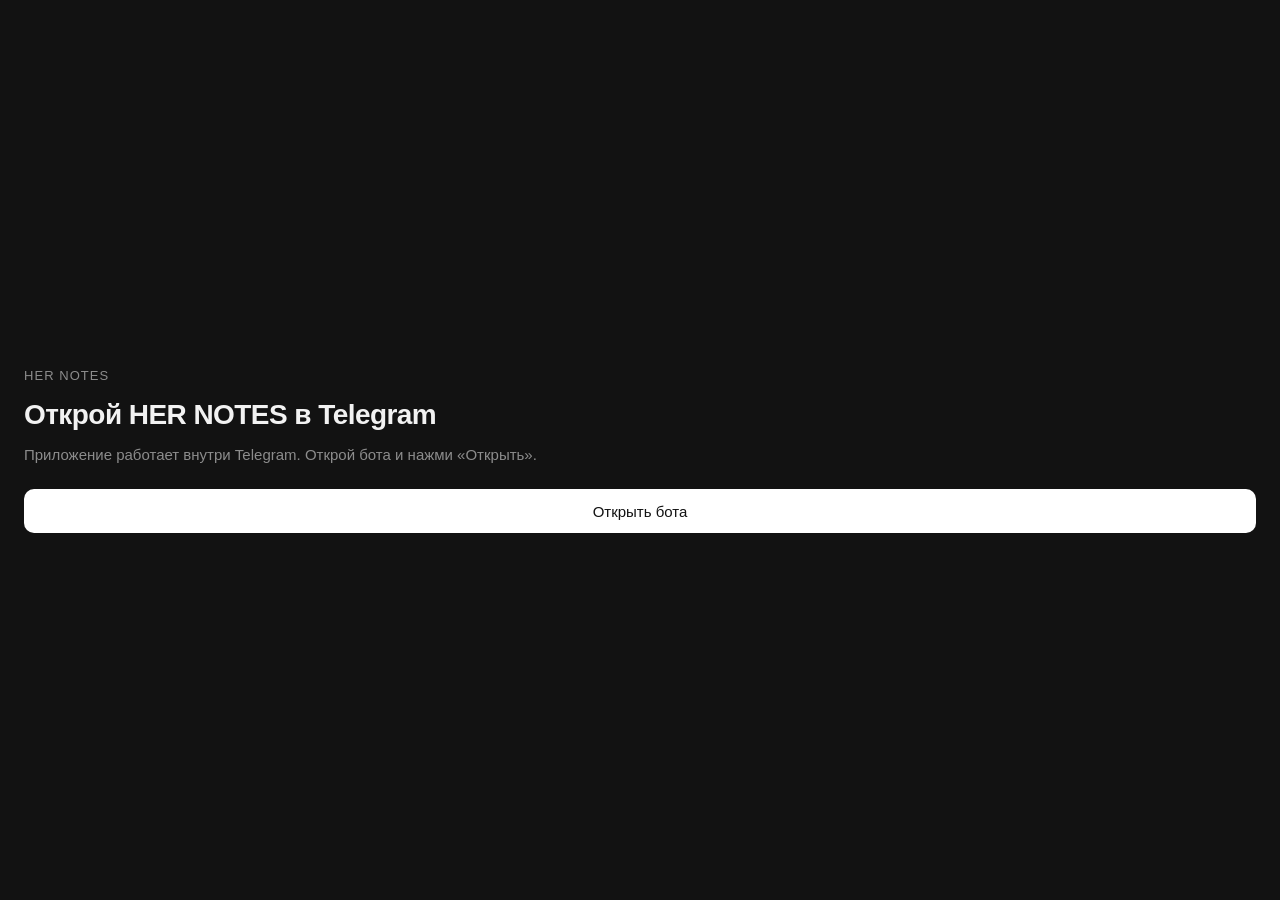
<file: index.html>
<!doctype html>
<html lang="ru">
  <head>
    <meta charset="UTF-8" />
    <meta
      name="viewport"
      content="width=device-width, initial-scale=1, maximum-scale=1, user-scalable=no, viewport-fit=cover"
    />
    <meta name="theme-color" content="#121212" />
    <title>HER NOTES</title>
    <link rel="icon" type="image/png" href="./favicon.png" />
    <link rel="apple-touch-icon" href="./apple-touch-icon.png" />
    <!-- Официальный скрипт Telegram Mini Apps: initData, тема, safe area, кнопки -->
    <script src="https://telegram.org/js/telegram-web-app.js"></script>
    <script type="module" crossorigin src="./assets/index-BzseK3rv.js"></script>
    <link rel="stylesheet" crossorigin href="./assets/index-DA-bT7hT.css">
  </head>
  <body>
    <div id="root"></div>
  </body>
</html>
</file>
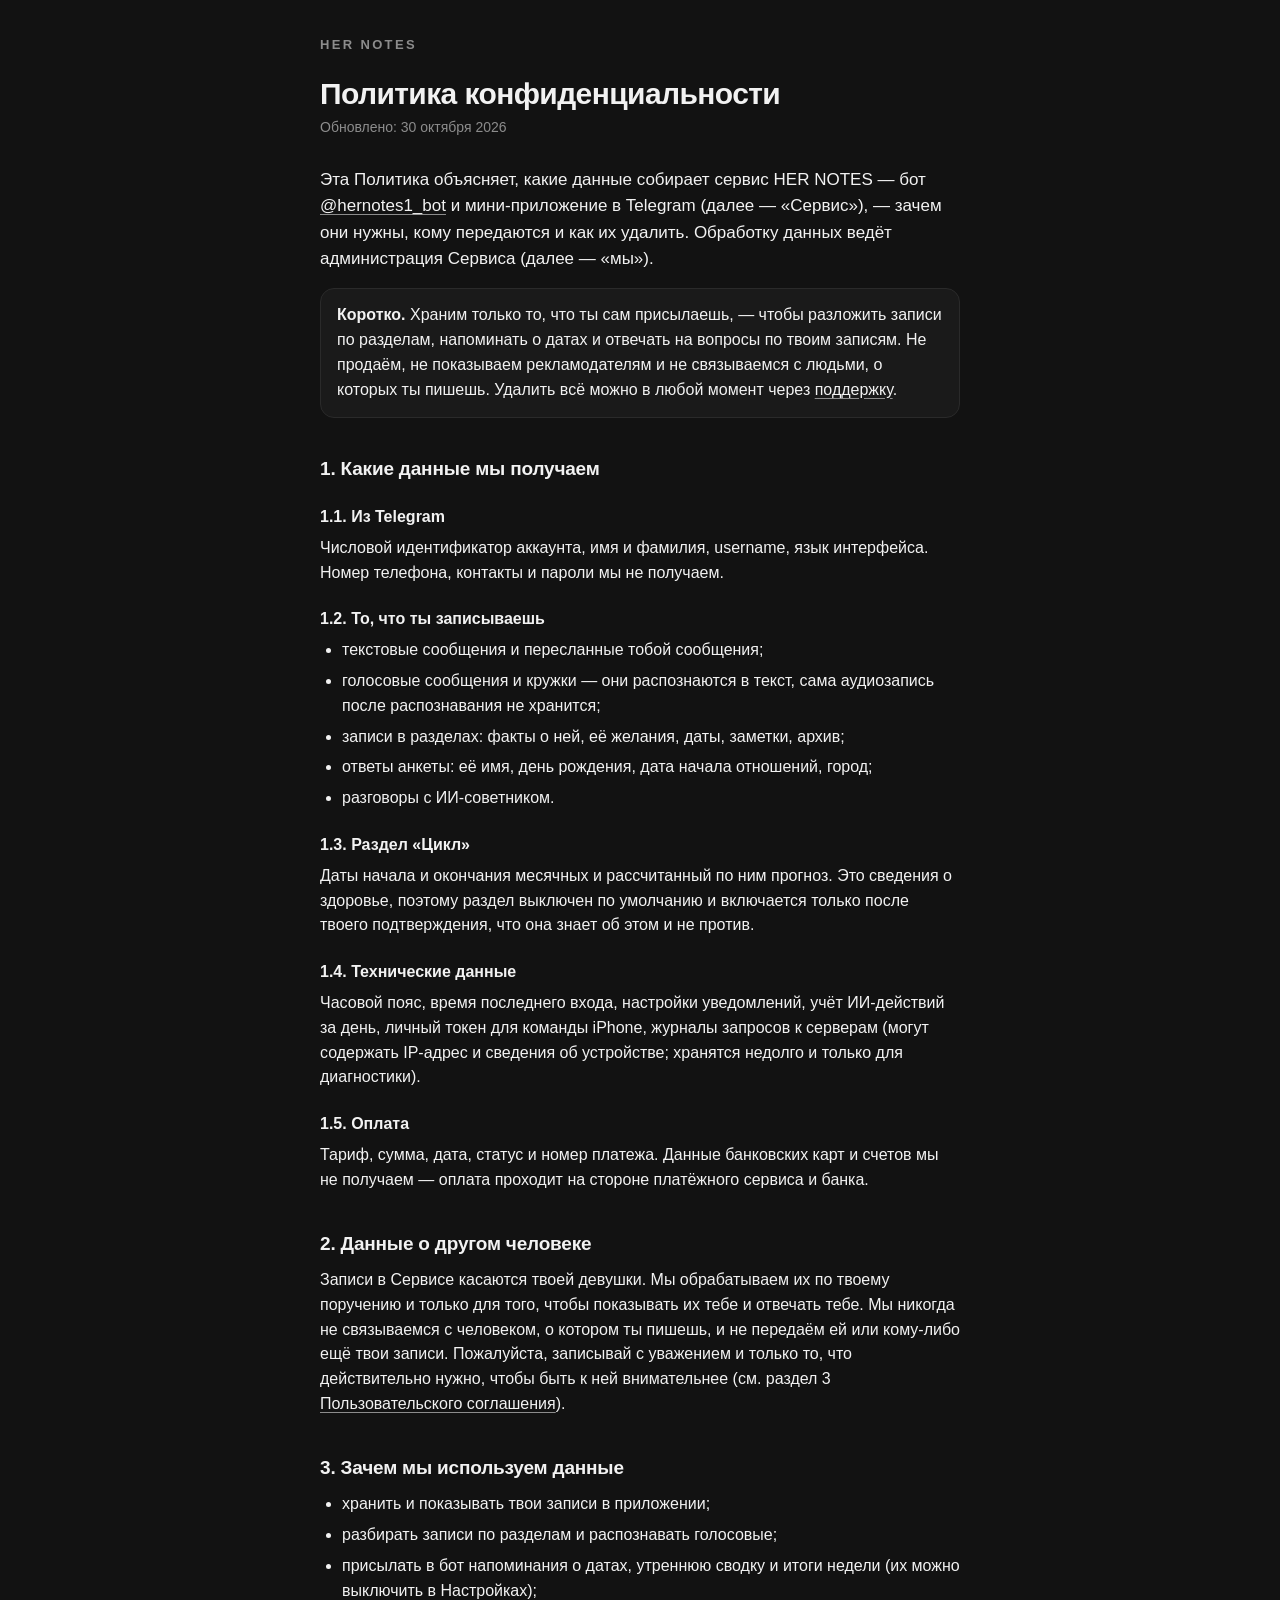
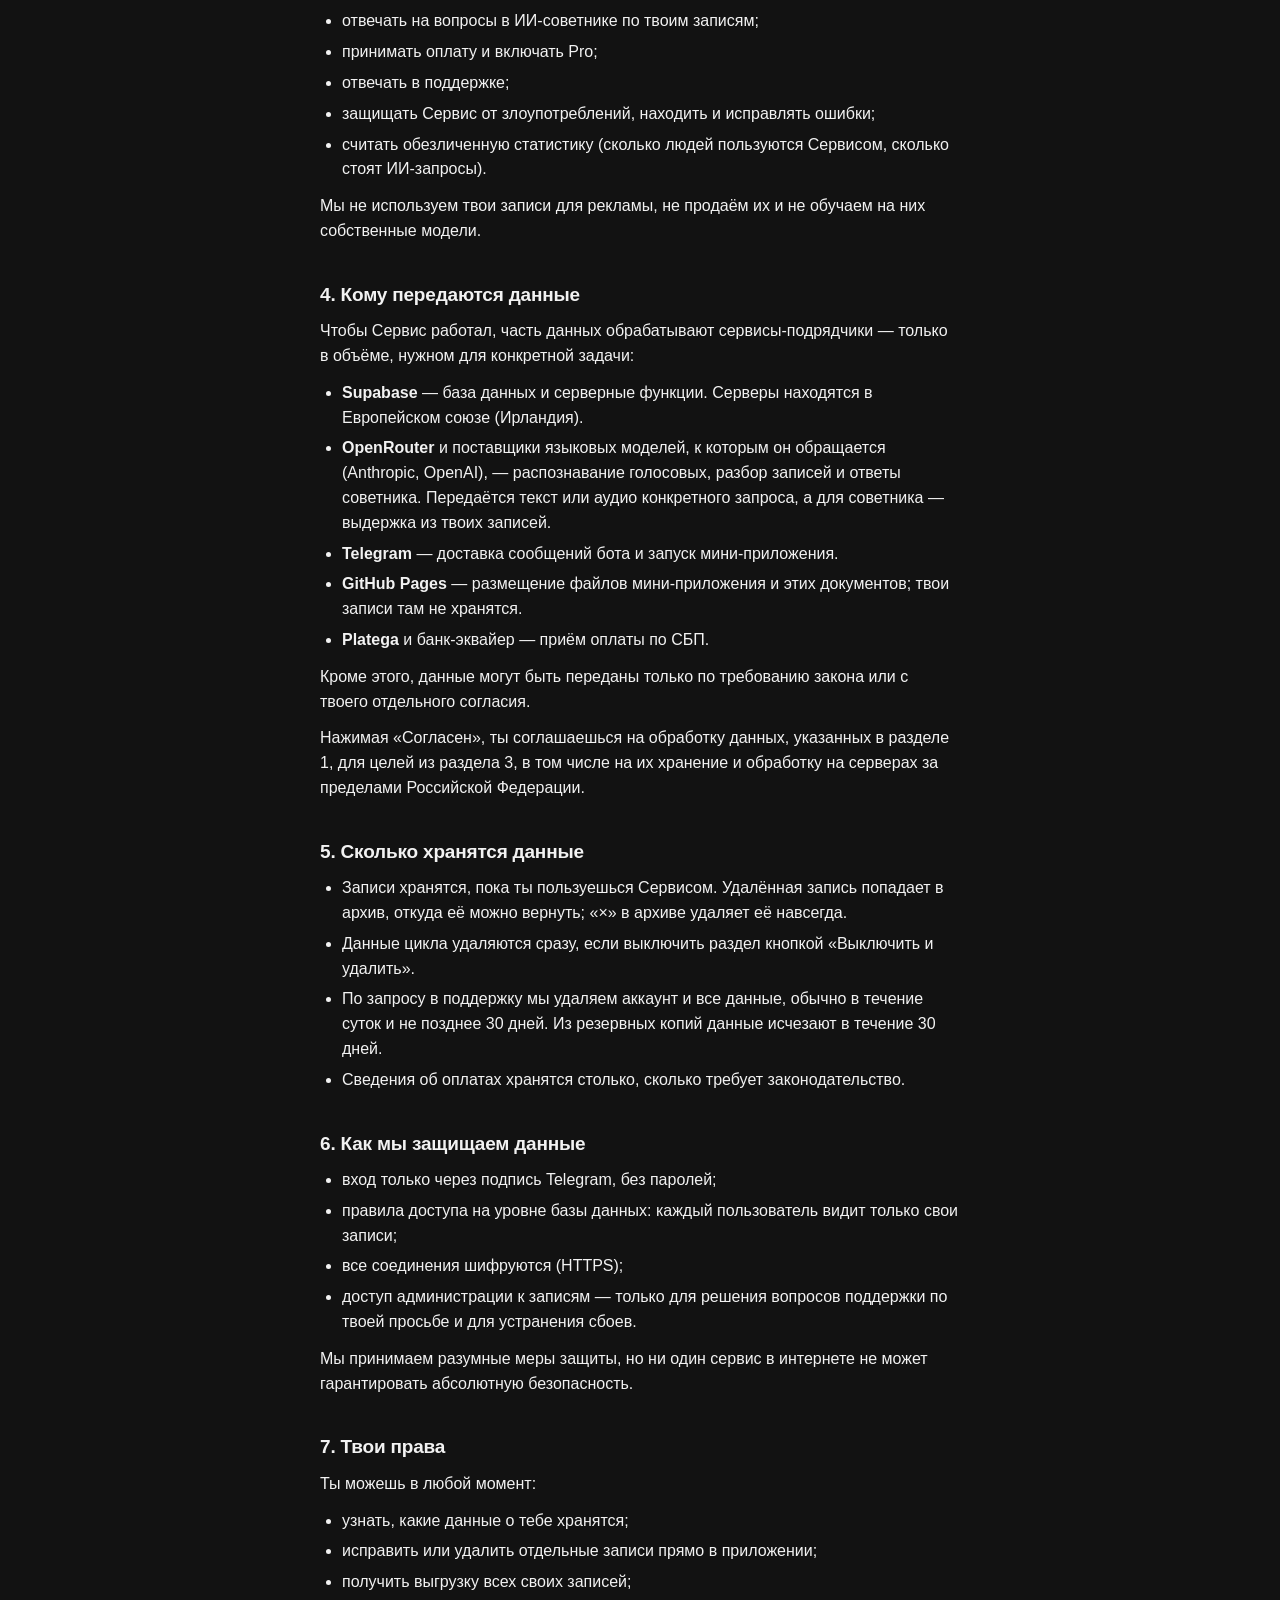
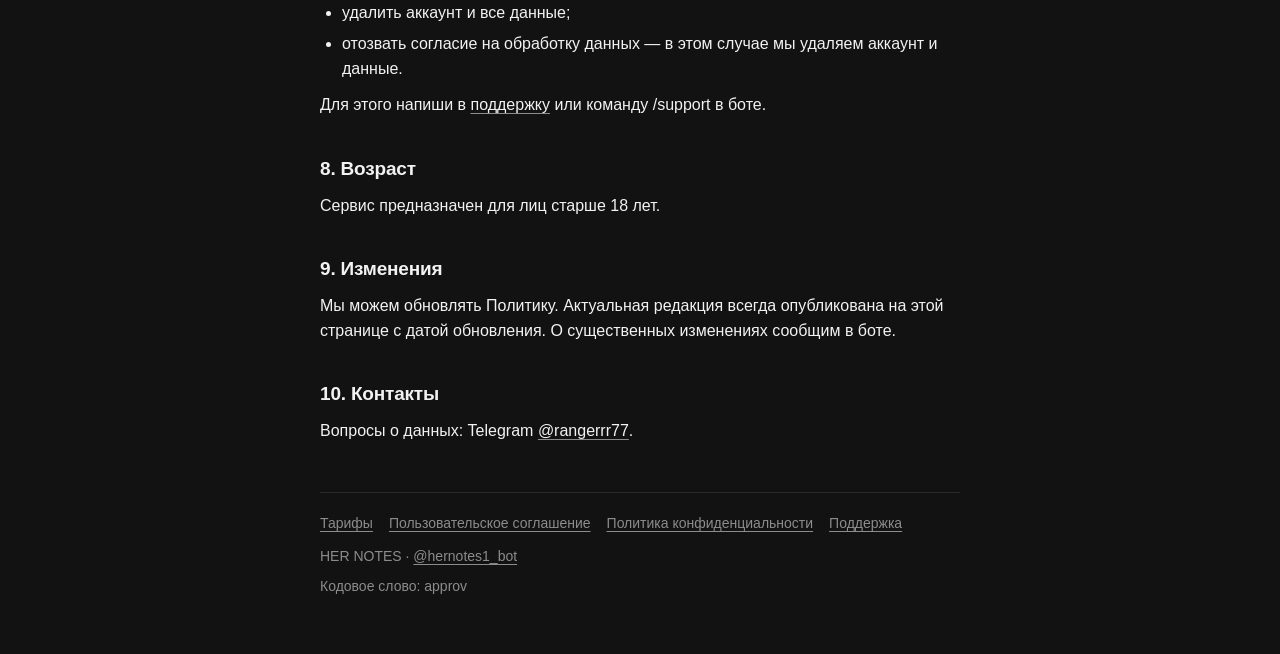
<file: legal/privacy.html>
<!doctype html>
<html lang="ru">
<head>
  <meta charset="utf-8">
  <meta name="viewport" content="width=device-width, initial-scale=1">
  <title>Политика конфиденциальности — HER NOTES</title>
  <meta name="description" content="Какие данные хранит HER NOTES, зачем, кому передаёт и как их удалить.">
  <link rel="icon" href="../favicon.png">
  <link rel="stylesheet" href="legal.css">
</head>
<body>
<main>
  <a class="brand" href="https://t.me/hernotes1_bot">HER NOTES</a>
  <h1>Политика конфиденциальности</h1>
  <p class="updated">Обновлено: 30 октября 2026</p>

  <p class="lead">Эта Политика объясняет, какие данные собирает сервис HER NOTES — бот <a href="https://t.me/hernotes1_bot">@hernotes1_bot</a> и мини-приложение в Telegram (далее — «Сервис»), — зачем они нужны, кому передаются и как их удалить. Обработку данных ведёт администрация Сервиса (далее — «мы»).</p>

  <div class="note">
    <p><b>Коротко.</b> Храним только то, что ты сам присылаешь, — чтобы разложить записи по разделам, напоминать о датах и отвечать на вопросы по твоим записям. Не продаём, не показываем рекламодателям и не связываемся с людьми, о которых ты пишешь. Удалить всё можно в любой момент через <a href="support.html">поддержку</a>.</p>
  </div>

  <h2>1. Какие данные мы получаем</h2>
  <h3>1.1. Из Telegram</h3>
  <p>Числовой идентификатор аккаунта, имя и фамилия, username, язык интерфейса. Номер телефона, контакты и пароли мы не получаем.</p>
  <h3>1.2. То, что ты записываешь</h3>
  <ul>
    <li>текстовые сообщения и пересланные тобой сообщения;</li>
    <li>голосовые сообщения и кружки — они распознаются в текст, сама аудиозапись после распознавания не хранится;</li>
    <li>записи в разделах: факты о ней, её желания, даты, заметки, архив;</li>
    <li>ответы анкеты: её имя, день рождения, дата начала отношений, город;</li>
    <li>разговоры с ИИ-советником.</li>
  </ul>
  <h3>1.3. Раздел «Цикл»</h3>
  <p>Даты начала и окончания месячных и рассчитанный по ним прогноз. Это сведения о здоровье, поэтому раздел выключен по умолчанию и включается только после твоего подтверждения, что она знает об этом и не против.</p>
  <h3>1.4. Технические данные</h3>
  <p>Часовой пояс, время последнего входа, настройки уведомлений, учёт ИИ-действий за день, личный токен для команды iPhone, журналы запросов к серверам (могут содержать IP-адрес и сведения об устройстве; хранятся недолго и только для диагностики).</p>
  <h3>1.5. Оплата</h3>
  <p>Тариф, сумма, дата, статус и номер платежа. Данные банковских карт и счетов мы не получаем — оплата проходит на стороне платёжного сервиса и банка.</p>

  <h2>2. Данные о другом человеке</h2>
  <p>Записи в Сервисе касаются твоей девушки. Мы обрабатываем их по твоему поручению и только для того, чтобы показывать их тебе и отвечать тебе. Мы никогда не связываемся с человеком, о котором ты пишешь, и не передаём ей или кому-либо ещё твои записи. Пожалуйста, записывай с уважением и только то, что действительно нужно, чтобы быть к ней внимательнее (см. раздел 3 <a href="terms.html">Пользовательского соглашения</a>).</p>

  <h2>3. Зачем мы используем данные</h2>
  <ul>
    <li>хранить и показывать твои записи в приложении;</li>
    <li>разбирать записи по разделам и распознавать голосовые;</li>
    <li>присылать в бот напоминания о датах, утреннюю сводку и итоги недели (их можно выключить в Настройках);</li>
    <li>отвечать на вопросы в ИИ-советнике по твоим записям;</li>
    <li>принимать оплату и включать Pro;</li>
    <li>отвечать в поддержке;</li>
    <li>защищать Сервис от злоупотреблений, находить и исправлять ошибки;</li>
    <li>считать обезличенную статистику (сколько людей пользуются Сервисом, сколько стоят ИИ-запросы).</li>
  </ul>
  <p>Мы не используем твои записи для рекламы, не продаём их и не обучаем на них собственные модели.</p>

  <h2>4. Кому передаются данные</h2>
  <p>Чтобы Сервис работал, часть данных обрабатывают сервисы-подрядчики — только в объёме, нужном для конкретной задачи:</p>
  <ul>
    <li><b>Supabase</b> — база данных и серверные функции. Серверы находятся в Европейском союзе (Ирландия).</li>
    <li><b>OpenRouter</b> и поставщики языковых моделей, к которым он обращается (Anthropic, OpenAI), — распознавание голосовых, разбор записей и ответы советника. Передаётся текст или аудио конкретного запроса, а для советника — выдержка из твоих записей.</li>
    <li><b>Telegram</b> — доставка сообщений бота и запуск мини-приложения.</li>
    <li><b>GitHub Pages</b> — размещение файлов мини-приложения и этих документов; твои записи там не хранятся.</li>
    <li><b>Platega</b> и банк-эквайер — приём оплаты по СБП.</li>
  </ul>
  <p>Кроме этого, данные могут быть переданы только по требованию закона или с твоего отдельного согласия.</p>
  <p>Нажимая «Согласен», ты соглашаешься на обработку данных, указанных в разделе 1, для целей из раздела 3, в том числе на их хранение и обработку на серверах за пределами Российской Федерации.</p>

  <h2>5. Сколько хранятся данные</h2>
  <ul>
    <li>Записи хранятся, пока ты пользуешься Сервисом. Удалённая запись попадает в архив, откуда её можно вернуть; «×» в архиве удаляет её навсегда.</li>
    <li>Данные цикла удаляются сразу, если выключить раздел кнопкой «Выключить и удалить».</li>
    <li>По запросу в поддержку мы удаляем аккаунт и все данные, обычно в течение суток и не позднее 30 дней. Из резервных копий данные исчезают в течение 30 дней.</li>
    <li>Сведения об оплатах хранятся столько, сколько требует законодательство.</li>
  </ul>

  <h2>6. Как мы защищаем данные</h2>
  <ul>
    <li>вход только через подпись Telegram, без паролей;</li>
    <li>правила доступа на уровне базы данных: каждый пользователь видит только свои записи;</li>
    <li>все соединения шифруются (HTTPS);</li>
    <li>доступ администрации к записям — только для решения вопросов поддержки по твоей просьбе и для устранения сбоев.</li>
  </ul>
  <p>Мы принимаем разумные меры защиты, но ни один сервис в интернете не может гарантировать абсолютную безопасность.</p>

  <h2>7. Твои права</h2>
  <p>Ты можешь в любой момент:</p>
  <ul>
    <li>узнать, какие данные о тебе хранятся;</li>
    <li>исправить или удалить отдельные записи прямо в приложении;</li>
    <li>получить выгрузку всех своих записей;</li>
    <li>удалить аккаунт и все данные;</li>
    <li>отозвать согласие на обработку данных — в этом случае мы удаляем аккаунт и данные.</li>
  </ul>
  <p>Для этого напиши в <a href="support.html">поддержку</a> или команду /support в боте.</p>

  <h2>8. Возраст</h2>
  <p>Сервис предназначен для лиц старше 18 лет.</p>

  <h2>9. Изменения</h2>
  <p>Мы можем обновлять Политику. Актуальная редакция всегда опубликована на этой странице с датой обновления. О существенных изменениях сообщим в боте.</p>

  <h2>10. Контакты</h2>
  <p>Вопросы о данных: Telegram <a href="https://t.me/rangerrr77">@rangerrr77</a>.</p>

  <footer>
    <nav>
      <a href="tariffs.html">Тарифы</a>
      <a href="terms.html">Пользовательское соглашение</a>
      <a href="privacy.html">Политика конфиденциальности</a>
      <a href="support.html">Поддержка</a>
    </nav>
    HER NOTES · <a href="https://t.me/hernotes1_bot">@hernotes1_bot</a>
    <p class="code">Кодовое слово: approv</p>
  </footer>
</main>
</body>
</html>
</file>
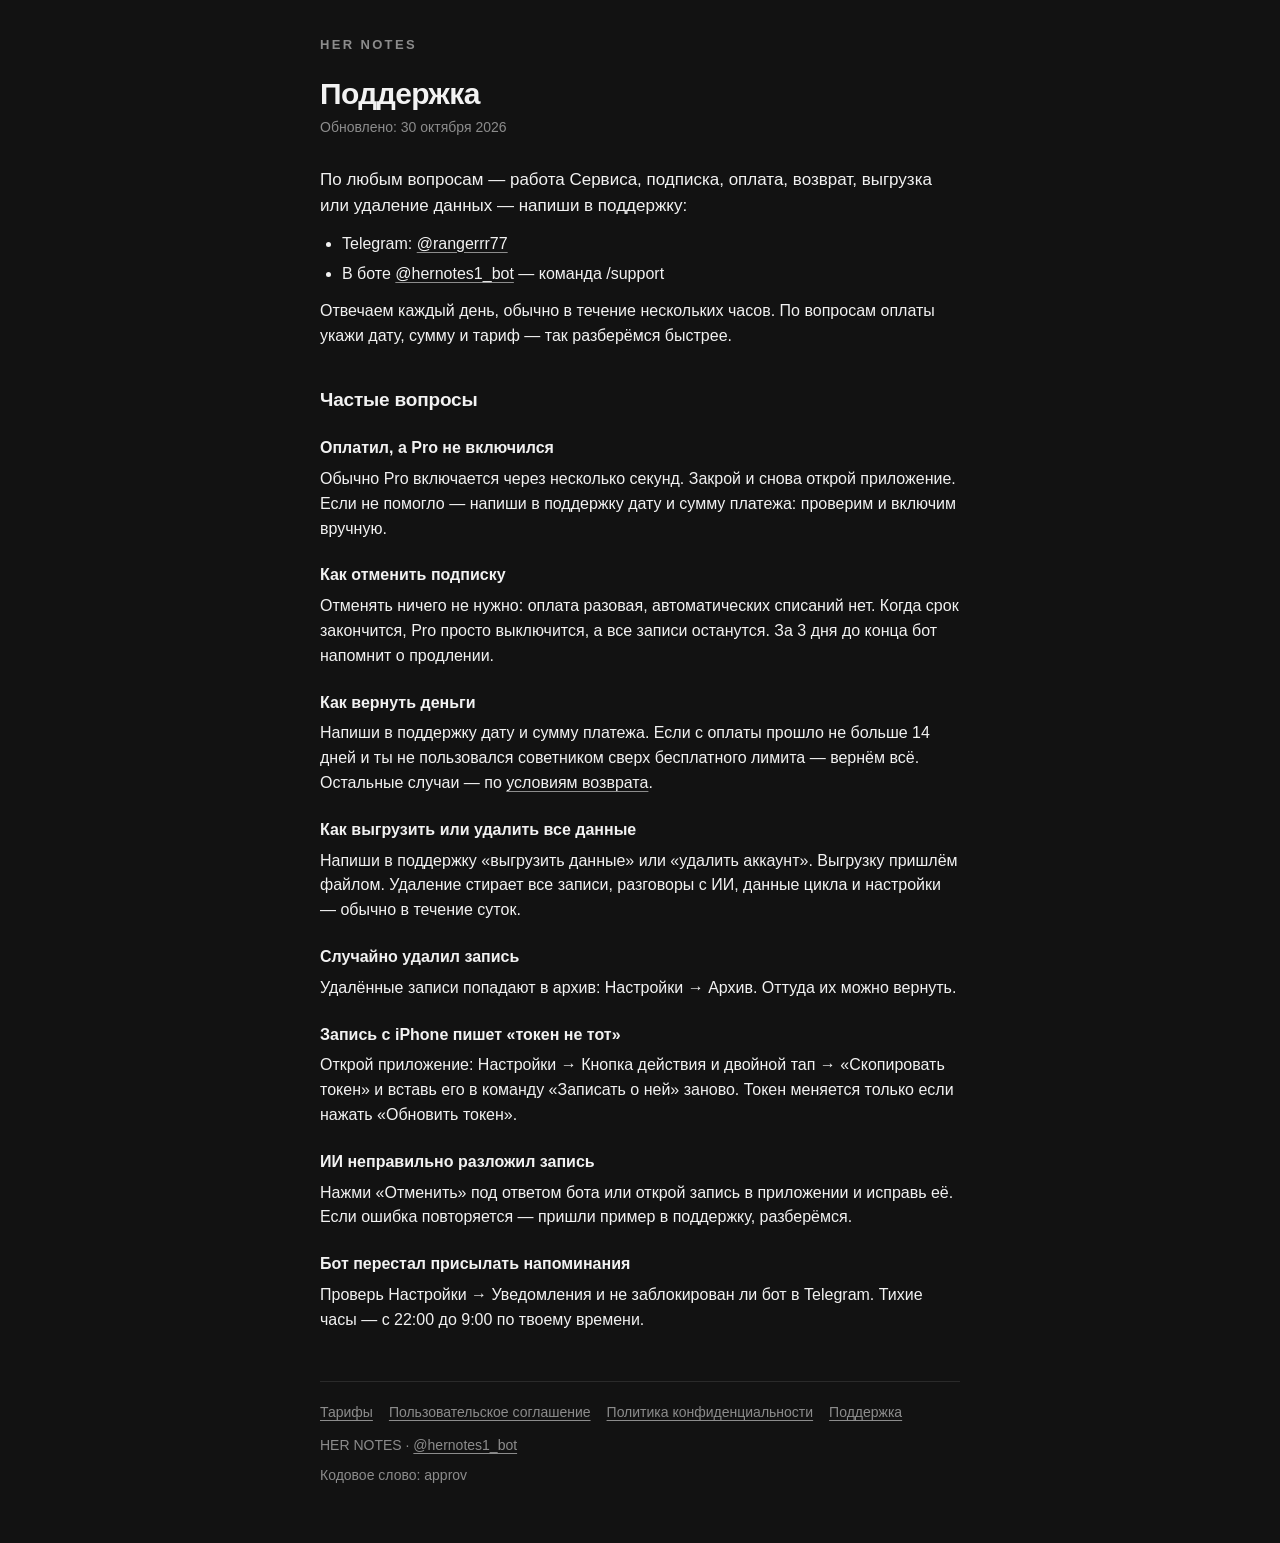
<file: legal/support.html>
<!doctype html>
<html lang="ru">
<head>
  <meta charset="utf-8">
  <meta name="viewport" content="width=device-width, initial-scale=1">
  <title>Поддержка — HER NOTES</title>
  <meta name="description" content="Поддержка HER NOTES: оплата, возврат, удаление данных, частые вопросы.">
  <link rel="icon" href="../favicon.png">
  <link rel="stylesheet" href="legal.css">
</head>
<body>
<main>
  <a class="brand" href="https://t.me/hernotes1_bot">HER NOTES</a>
  <h1>Поддержка</h1>
  <p class="updated">Обновлено: 30 октября 2026</p>

  <p class="lead">По любым вопросам — работа Сервиса, подписка, оплата, возврат, выгрузка или удаление данных — напиши в поддержку:</p>
  <ul>
    <li>Telegram: <a href="https://t.me/rangerrr77">@rangerrr77</a></li>
    <li>В боте <a href="https://t.me/hernotes1_bot">@hernotes1_bot</a> — команда /support</li>
  </ul>
  <p>Отвечаем каждый день, обычно в течение нескольких часов. По вопросам оплаты укажи дату, сумму и тариф — так разберёмся быстрее.</p>

  <h2>Частые вопросы</h2>

  <h3>Оплатил, а Pro не включился</h3>
  <p>Обычно Pro включается через несколько секунд. Закрой и снова открой приложение. Если не помогло — напиши в поддержку дату и сумму платежа: проверим и включим вручную.</p>

  <h3>Как отменить подписку</h3>
  <p>Отменять ничего не нужно: оплата разовая, автоматических списаний нет. Когда срок закончится, Pro просто выключится, а все записи останутся. За 3 дня до конца бот напомнит о продлении.</p>

  <h3>Как вернуть деньги</h3>
  <p>Напиши в поддержку дату и сумму платежа. Если с оплаты прошло не больше 14 дней и ты не пользовался советником сверх бесплатного лимита — вернём всё. Остальные случаи — по <a href="terms.html#refunds">условиям возврата</a>.</p>

  <h3>Как выгрузить или удалить все данные</h3>
  <p>Напиши в поддержку «выгрузить данные» или «удалить аккаунт». Выгрузку пришлём файлом. Удаление стирает все записи, разговоры с ИИ, данные цикла и настройки — обычно в течение суток.</p>

  <h3>Случайно удалил запись</h3>
  <p>Удалённые записи попадают в архив: Настройки → Архив. Оттуда их можно вернуть.</p>

  <h3>Запись с iPhone пишет «токен не тот»</h3>
  <p>Открой приложение: Настройки → Кнопка действия и двойной тап → «Скопировать токен» и вставь его в команду «Записать о ней» заново. Токен меняется только если нажать «Обновить токен».</p>

  <h3>ИИ неправильно разложил запись</h3>
  <p>Нажми «Отменить» под ответом бота или открой запись в приложении и исправь её. Если ошибка повторяется — пришли пример в поддержку, разберёмся.</p>

  <h3>Бот перестал присылать напоминания</h3>
  <p>Проверь Настройки → Уведомления и не заблокирован ли бот в Telegram. Тихие часы — с 22:00 до 9:00 по твоему времени.</p>

  <footer>
    <nav>
      <a href="tariffs.html">Тарифы</a>
      <a href="terms.html">Пользовательское соглашение</a>
      <a href="privacy.html">Политика конфиденциальности</a>
      <a href="support.html">Поддержка</a>
    </nav>
    HER NOTES · <a href="https://t.me/hernotes1_bot">@hernotes1_bot</a>
    <p class="code">Кодовое слово: approv</p>
  </footer>
</main>
</body>
</html>
</file>
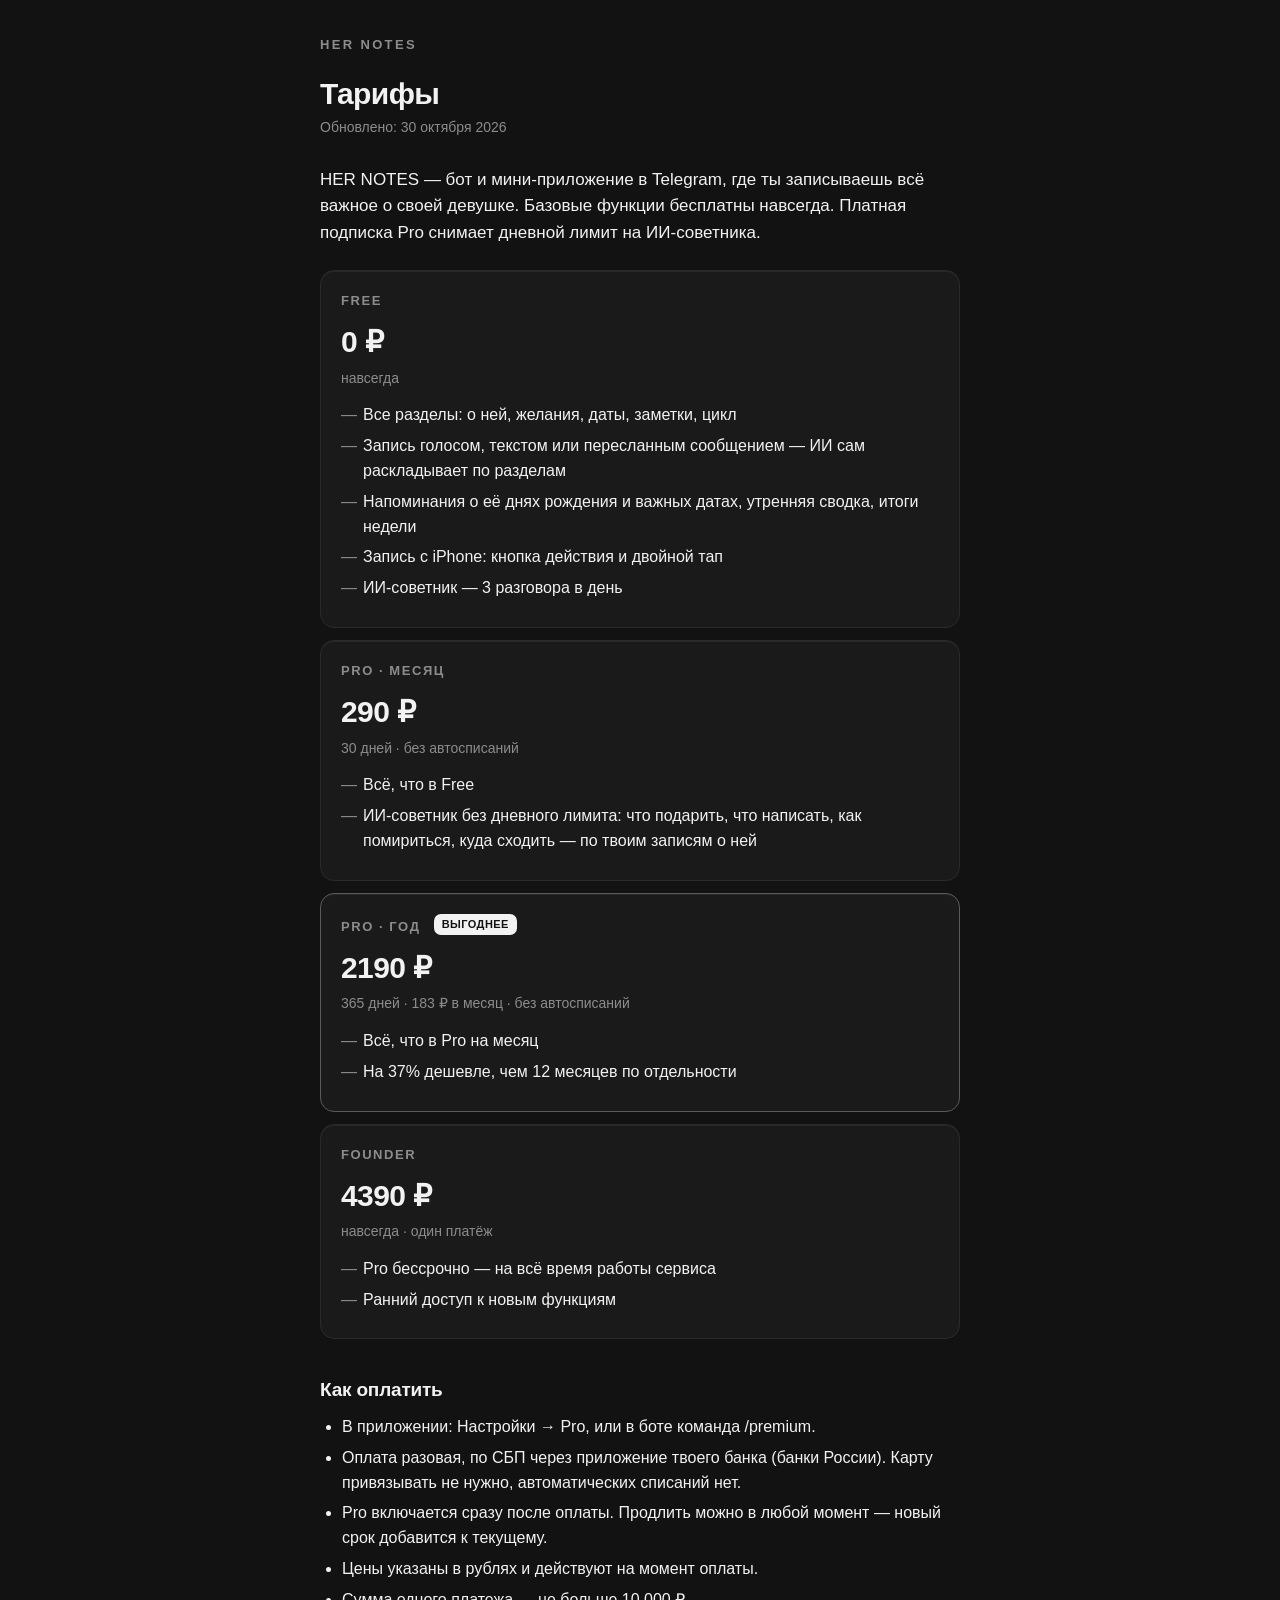
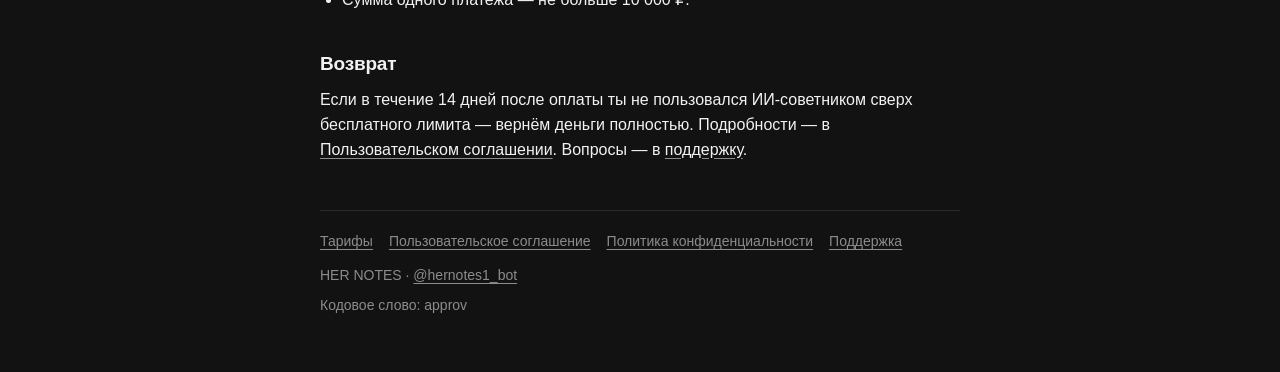
<file: legal/tariffs.html>
<!doctype html>
<html lang="ru">
<head>
  <meta charset="utf-8">
  <meta name="viewport" content="width=device-width, initial-scale=1">
  <title>Тарифы — HER NOTES</title>
  <meta name="description" content="Тарифы HER NOTES: бесплатно — все разделы и записи, Pro — ИИ-советник без лимита.">
  <link rel="icon" href="../favicon.png">
  <link rel="stylesheet" href="legal.css">
</head>
<body>
<main>
  <a class="brand" href="https://t.me/hernotes1_bot">HER NOTES</a>
  <h1>Тарифы</h1>
  <p class="updated">Обновлено: 30 октября 2026</p>

  <p class="lead">HER NOTES — бот и мини-приложение в Telegram, где ты записываешь всё важное о своей девушке. Базовые функции бесплатны навсегда. Платная подписка Pro снимает дневной лимит на ИИ-советника.</p>

  <div class="plans">
    <section class="plan">
      <div class="plan-name">Free</div>
      <div class="plan-price">0 ₽</div>
      <p class="plan-term">навсегда</p>
      <ul>
        <li>Все разделы: о ней, желания, даты, заметки, цикл</li>
        <li>Запись голосом, текстом или пересланным сообщением — ИИ сам раскладывает по разделам</li>
        <li>Напоминания о её днях рождения и важных датах, утренняя сводка, итоги недели</li>
        <li>Запись с iPhone: кнопка действия и двойной тап</li>
        <li>ИИ-советник — 3 разговора в день</li>
      </ul>
    </section>

    <section class="plan">
      <div class="plan-name">Pro · месяц</div>
      <div class="plan-price" data-plan="month">290 ₽</div>
      <p class="plan-term">30 дней · без автосписаний</p>
      <ul>
        <li>Всё, что в Free</li>
        <li>ИИ-советник без дневного лимита: что подарить, что написать, как помириться, куда сходить — по твоим записям о ней</li>
      </ul>
    </section>

    <section class="plan best">
      <div class="plan-name">Pro · год <span class="tag">ВЫГОДНЕЕ</span></div>
      <div class="plan-price" data-plan="year">2190 ₽</div>
      <p class="plan-term">365 дней · 183 ₽ в месяц · без автосписаний</p>
      <ul>
        <li>Всё, что в Pro на месяц</li>
        <li>На 37% дешевле, чем 12 месяцев по отдельности</li>
      </ul>
    </section>

    <section class="plan">
      <div class="plan-name">Founder</div>
      <div class="plan-price" data-plan="founder">4390 ₽</div>
      <p class="plan-term">навсегда · один платёж</p>
      <ul>
        <li>Pro бессрочно — на всё время работы сервиса</li>
        <li>Ранний доступ к новым функциям</li>
      </ul>
    </section>
  </div>

  <h2>Как оплатить</h2>
  <ul>
    <li>В приложении: Настройки → Pro, или в боте команда /premium.</li>
    <li>Оплата разовая, по СБП через приложение твоего банка (банки России). Карту привязывать не нужно, автоматических списаний нет.</li>
    <li>Pro включается сразу после оплаты. Продлить можно в любой момент — новый срок добавится к текущему.</li>
    <li>Цены указаны в рублях и действуют на момент оплаты.</li>
    <li>Сумма одного платежа — не больше 10 000 ₽.</li>
  </ul>

  <h2>Возврат</h2>
  <p>Если в течение 14 дней после оплаты ты не пользовался ИИ-советником сверх бесплатного лимита — вернём деньги полностью. Подробности — в <a href="terms.html#refunds">Пользовательском соглашении</a>. Вопросы — в <a href="support.html">поддержку</a>.</p>

  <footer>
    <nav>
      <a href="tariffs.html">Тарифы</a>
      <a href="terms.html">Пользовательское соглашение</a>
      <a href="privacy.html">Политика конфиденциальности</a>
      <a href="support.html">Поддержка</a>
    </nav>
    HER NOTES · <a href="https://t.me/hernotes1_bot">@hernotes1_bot</a>
    <p class="code">Кодовое слово: approv</p>
  </footer>
</main>
</body>
</html>
</file>
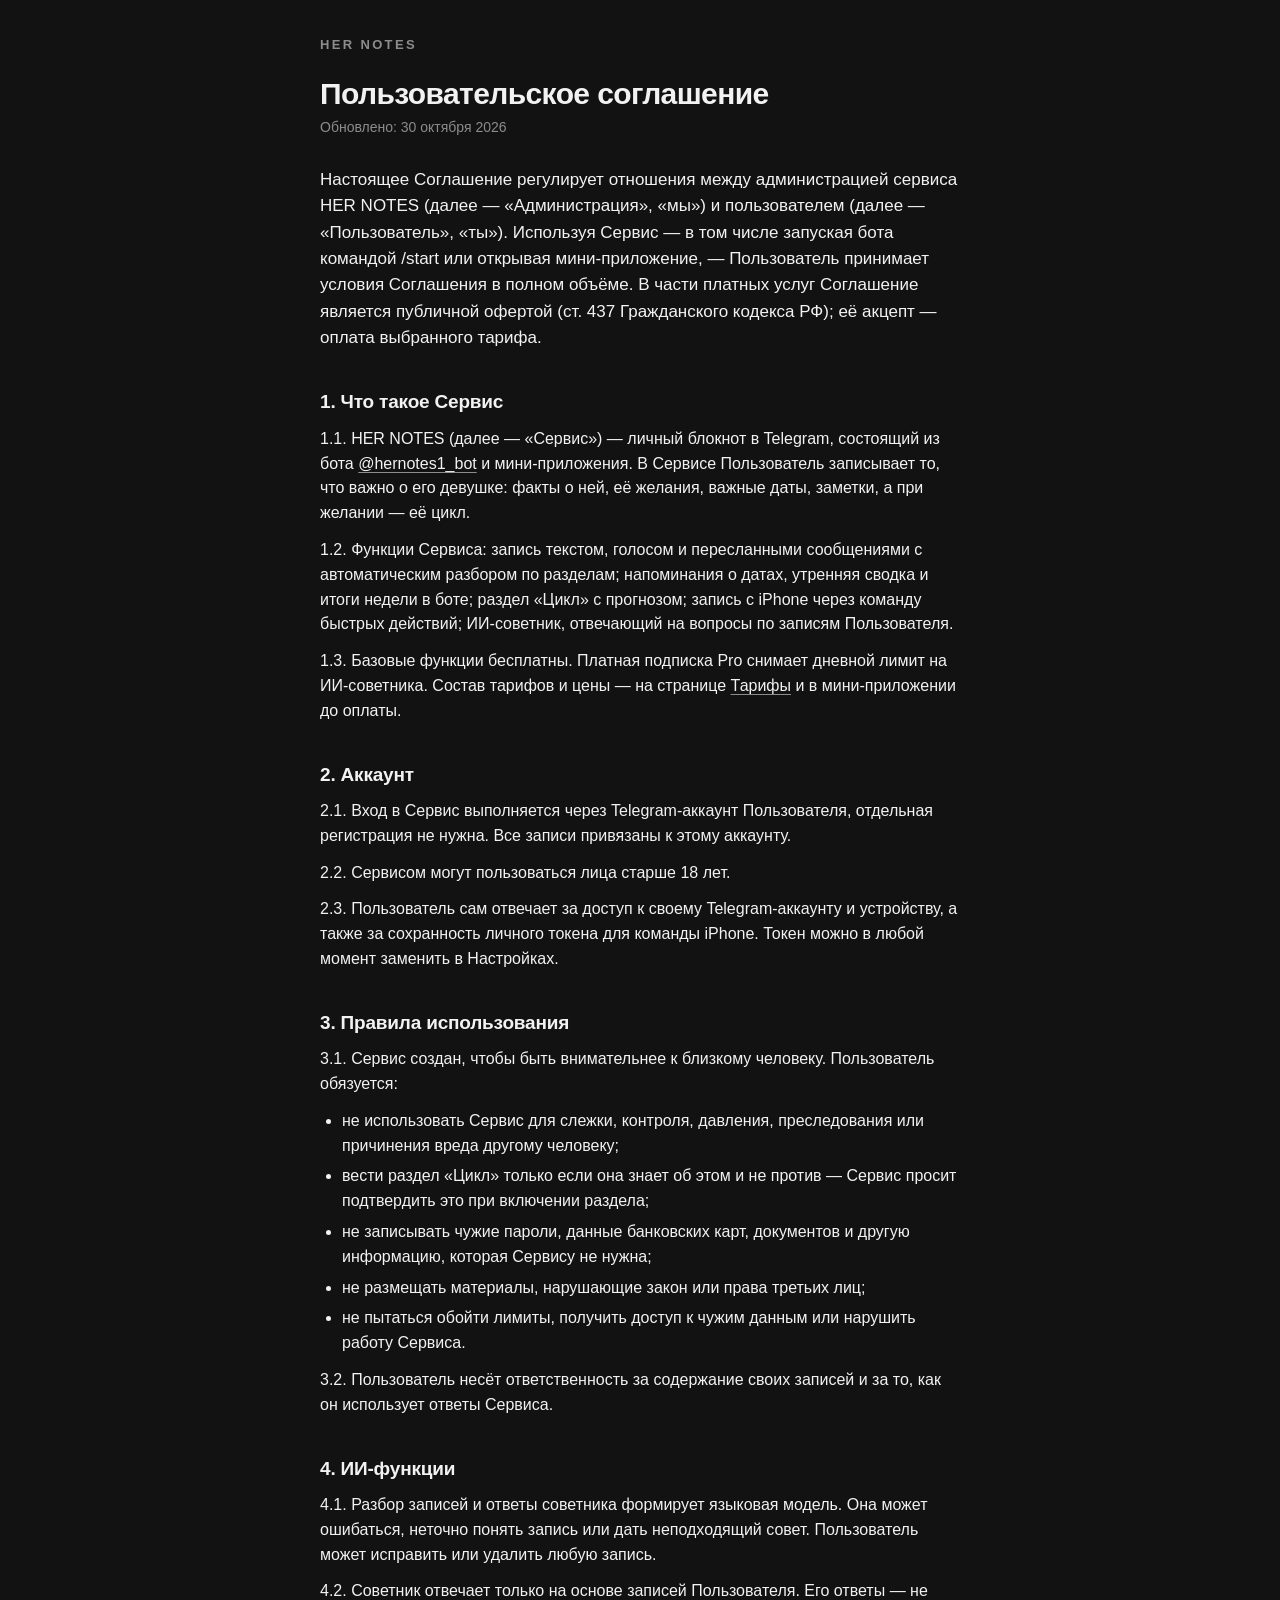
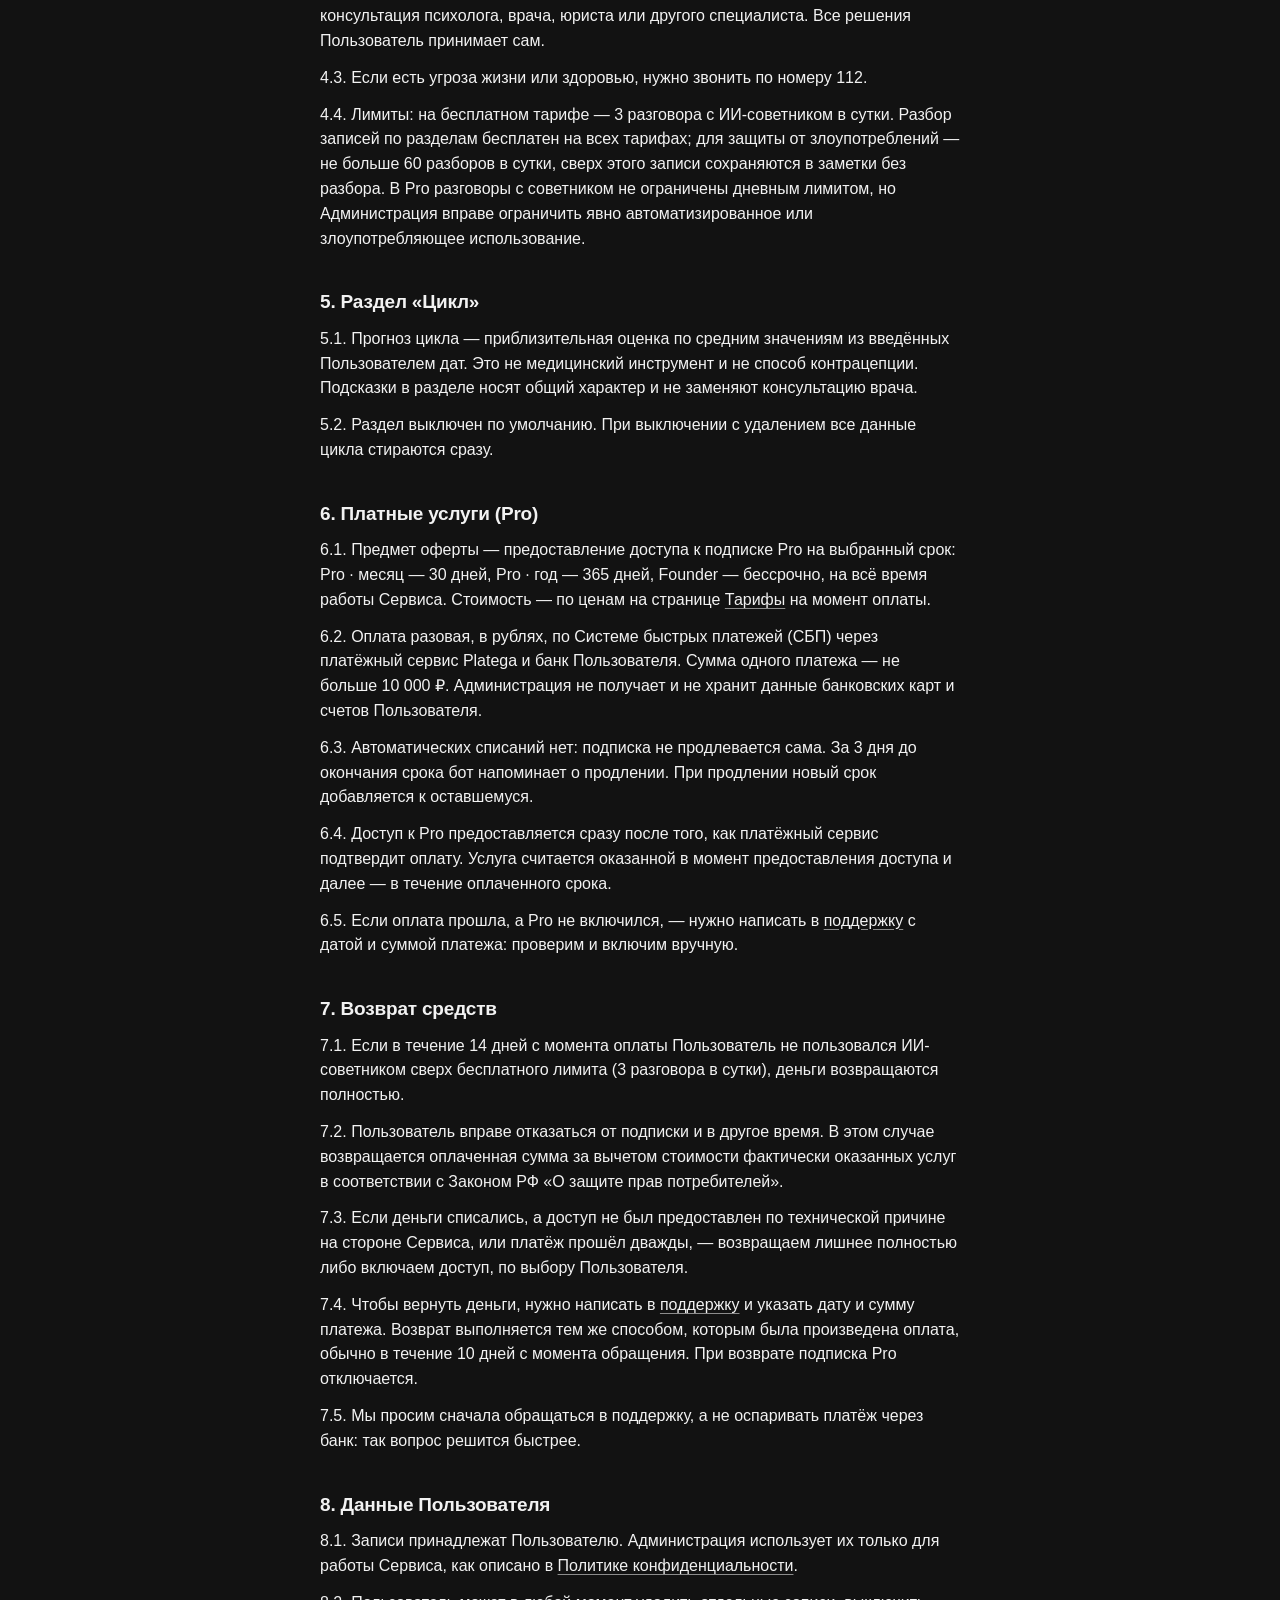
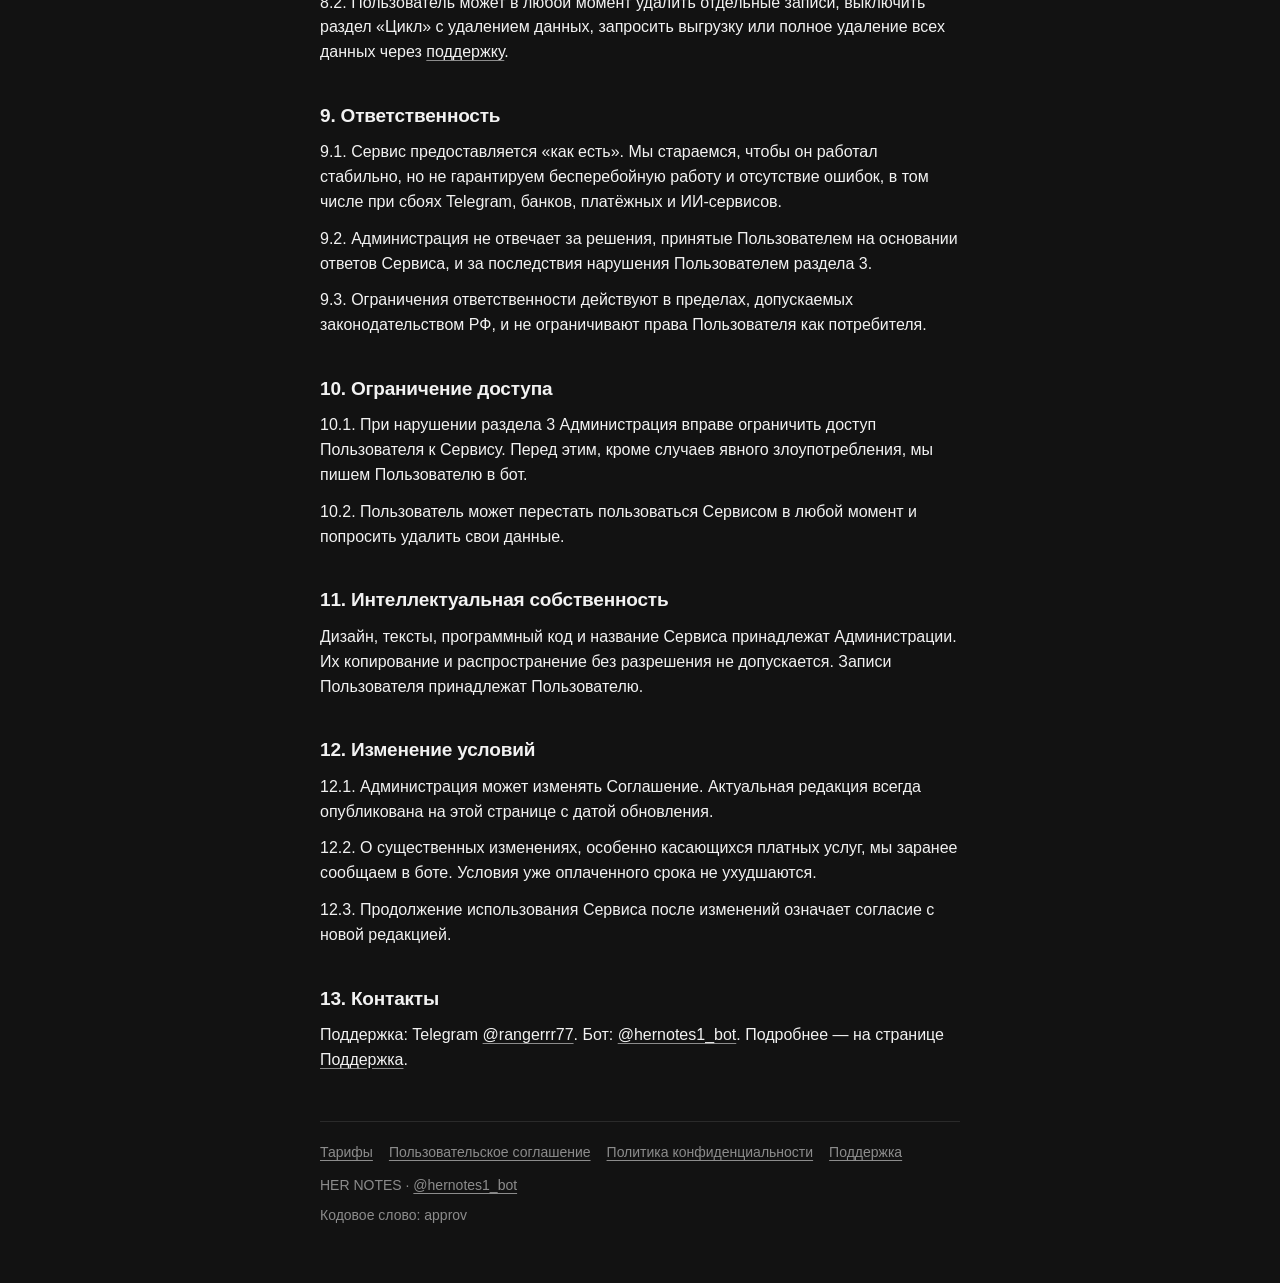
<file: legal/terms.html>
<!doctype html>
<html lang="ru">
<head>
  <meta charset="utf-8">
  <meta name="viewport" content="width=device-width, initial-scale=1">
  <title>Пользовательское соглашение — HER NOTES</title>
  <meta name="description" content="Условия использования HER NOTES и оферта на подписку Pro.">
  <link rel="icon" href="../favicon.png">
  <link rel="stylesheet" href="legal.css">
</head>
<body>
<main>
  <a class="brand" href="https://t.me/hernotes1_bot">HER NOTES</a>
  <h1>Пользовательское соглашение</h1>
  <p class="updated">Обновлено: 30 октября 2026</p>

  <p class="lead">Настоящее Соглашение регулирует отношения между администрацией сервиса HER NOTES (далее — «Администрация», «мы») и пользователем (далее — «Пользователь», «ты»). Используя Сервис — в том числе запуская бота командой /start или открывая мини-приложение, — Пользователь принимает условия Соглашения в полном объёме. В части платных услуг Соглашение является публичной офертой (ст. 437 Гражданского кодекса РФ); её акцепт — оплата выбранного тарифа.</p>

  <h2>1. Что такое Сервис</h2>
  <p>1.1. HER NOTES (далее — «Сервис») — личный блокнот в Telegram, состоящий из бота <a href="https://t.me/hernotes1_bot">@hernotes1_bot</a> и мини-приложения. В Сервисе Пользователь записывает то, что важно о его девушке: факты о ней, её желания, важные даты, заметки, а при желании — её цикл.</p>
  <p>1.2. Функции Сервиса: запись текстом, голосом и пересланными сообщениями с автоматическим разбором по разделам; напоминания о датах, утренняя сводка и итоги недели в боте; раздел «Цикл» с прогнозом; запись с iPhone через команду быстрых действий; ИИ-советник, отвечающий на вопросы по записям Пользователя.</p>
  <p>1.3. Базовые функции бесплатны. Платная подписка Pro снимает дневной лимит на ИИ-советника. Состав тарифов и цены — на странице <a href="tariffs.html">Тарифы</a> и в мини-приложении до оплаты.</p>

  <h2>2. Аккаунт</h2>
  <p>2.1. Вход в Сервис выполняется через Telegram-аккаунт Пользователя, отдельная регистрация не нужна. Все записи привязаны к этому аккаунту.</p>
  <p>2.2. Сервисом могут пользоваться лица старше 18 лет.</p>
  <p>2.3. Пользователь сам отвечает за доступ к своему Telegram-аккаунту и устройству, а также за сохранность личного токена для команды iPhone. Токен можно в любой момент заменить в Настройках.</p>

  <h2>3. Правила использования</h2>
  <p>3.1. Сервис создан, чтобы быть внимательнее к близкому человеку. Пользователь обязуется:</p>
  <ul>
    <li>не использовать Сервис для слежки, контроля, давления, преследования или причинения вреда другому человеку;</li>
    <li>вести раздел «Цикл» только если она знает об этом и не против — Сервис просит подтвердить это при включении раздела;</li>
    <li>не записывать чужие пароли, данные банковских карт, документов и другую информацию, которая Сервису не нужна;</li>
    <li>не размещать материалы, нарушающие закон или права третьих лиц;</li>
    <li>не пытаться обойти лимиты, получить доступ к чужим данным или нарушить работу Сервиса.</li>
  </ul>
  <p>3.2. Пользователь несёт ответственность за содержание своих записей и за то, как он использует ответы Сервиса.</p>

  <h2>4. ИИ-функции</h2>
  <p>4.1. Разбор записей и ответы советника формирует языковая модель. Она может ошибаться, неточно понять запись или дать неподходящий совет. Пользователь может исправить или удалить любую запись.</p>
  <p>4.2. Советник отвечает только на основе записей Пользователя. Его ответы — не консультация психолога, врача, юриста или другого специалиста. Все решения Пользователь принимает сам.</p>
  <p>4.3. Если есть угроза жизни или здоровью, нужно звонить по номеру 112.</p>
  <p>4.4. Лимиты: на бесплатном тарифе — 3 разговора с ИИ-советником в сутки. Разбор записей по разделам бесплатен на всех тарифах; для защиты от злоупотреблений — не больше 60 разборов в сутки, сверх этого записи сохраняются в заметки без разбора. В Pro разговоры с советником не ограничены дневным лимитом, но Администрация вправе ограничить явно автоматизированное или злоупотребляющее использование.</p>

  <h2>5. Раздел «Цикл»</h2>
  <p>5.1. Прогноз цикла — приблизительная оценка по средним значениям из введённых Пользователем дат. Это не медицинский инструмент и не способ контрацепции. Подсказки в разделе носят общий характер и не заменяют консультацию врача.</p>
  <p>5.2. Раздел выключен по умолчанию. При выключении с удалением все данные цикла стираются сразу.</p>

  <h2 id="paid">6. Платные услуги (Pro)</h2>
  <p>6.1. Предмет оферты — предоставление доступа к подписке Pro на выбранный срок: Pro · месяц — 30 дней, Pro · год — 365 дней, Founder — бессрочно, на всё время работы Сервиса. Стоимость — по ценам на странице <a href="tariffs.html">Тарифы</a> на момент оплаты.</p>
  <p>6.2. Оплата разовая, в рублях, по Системе быстрых платежей (СБП) через платёжный сервис Platega и банк Пользователя. Сумма одного платежа — не больше 10 000 ₽. Администрация не получает и не хранит данные банковских карт и счетов Пользователя.</p>
  <p>6.3. Автоматических списаний нет: подписка не продлевается сама. За 3 дня до окончания срока бот напоминает о продлении. При продлении новый срок добавляется к оставшемуся.</p>
  <p>6.4. Доступ к Pro предоставляется сразу после того, как платёжный сервис подтвердит оплату. Услуга считается оказанной в момент предоставления доступа и далее — в течение оплаченного срока.</p>
  <p>6.5. Если оплата прошла, а Pro не включился, — нужно написать в <a href="support.html">поддержку</a> с датой и суммой платежа: проверим и включим вручную.</p>

  <h2 id="refunds">7. Возврат средств</h2>
  <p>7.1. Если в течение 14 дней с момента оплаты Пользователь не пользовался ИИ-советником сверх бесплатного лимита (3 разговора в сутки), деньги возвращаются полностью.</p>
  <p>7.2. Пользователь вправе отказаться от подписки и в другое время. В этом случае возвращается оплаченная сумма за вычетом стоимости фактически оказанных услуг в соответствии с Законом РФ «О защите прав потребителей».</p>
  <p>7.3. Если деньги списались, а доступ не был предоставлен по технической причине на стороне Сервиса, или платёж прошёл дважды, — возвращаем лишнее полностью либо включаем доступ, по выбору Пользователя.</p>
  <p>7.4. Чтобы вернуть деньги, нужно написать в <a href="support.html">поддержку</a> и указать дату и сумму платежа. Возврат выполняется тем же способом, которым была произведена оплата, обычно в течение 10 дней с момента обращения. При возврате подписка Pro отключается.</p>
  <p>7.5. Мы просим сначала обращаться в поддержку, а не оспаривать платёж через банк: так вопрос решится быстрее.</p>

  <h2>8. Данные Пользователя</h2>
  <p>8.1. Записи принадлежат Пользователю. Администрация использует их только для работы Сервиса, как описано в <a href="privacy.html">Политике конфиденциальности</a>.</p>
  <p>8.2. Пользователь может в любой момент удалить отдельные записи, выключить раздел «Цикл» с удалением данных, запросить выгрузку или полное удаление всех данных через <a href="support.html">поддержку</a>.</p>

  <h2>9. Ответственность</h2>
  <p>9.1. Сервис предоставляется «как есть». Мы стараемся, чтобы он работал стабильно, но не гарантируем бесперебойную работу и отсутствие ошибок, в том числе при сбоях Telegram, банков, платёжных и ИИ-сервисов.</p>
  <p>9.2. Администрация не отвечает за решения, принятые Пользователем на основании ответов Сервиса, и за последствия нарушения Пользователем раздела 3.</p>
  <p>9.3. Ограничения ответственности действуют в пределах, допускаемых законодательством РФ, и не ограничивают права Пользователя как потребителя.</p>

  <h2>10. Ограничение доступа</h2>
  <p>10.1. При нарушении раздела 3 Администрация вправе ограничить доступ Пользователя к Сервису. Перед этим, кроме случаев явного злоупотребления, мы пишем Пользователю в бот.</p>
  <p>10.2. Пользователь может перестать пользоваться Сервисом в любой момент и попросить удалить свои данные.</p>

  <h2>11. Интеллектуальная собственность</h2>
  <p>Дизайн, тексты, программный код и название Сервиса принадлежат Администрации. Их копирование и распространение без разрешения не допускается. Записи Пользователя принадлежат Пользователю.</p>

  <h2>12. Изменение условий</h2>
  <p>12.1. Администрация может изменять Соглашение. Актуальная редакция всегда опубликована на этой странице с датой обновления.</p>
  <p>12.2. О существенных изменениях, особенно касающихся платных услуг, мы заранее сообщаем в боте. Условия уже оплаченного срока не ухудшаются.</p>
  <p>12.3. Продолжение использования Сервиса после изменений означает согласие с новой редакцией.</p>

  <h2>13. Контакты</h2>
  <p>Поддержка: Telegram <a href="https://t.me/rangerrr77">@rangerrr77</a>. Бот: <a href="https://t.me/hernotes1_bot">@hernotes1_bot</a>. Подробнее — на странице <a href="support.html">Поддержка</a>.</p>

  <footer>
    <nav>
      <a href="tariffs.html">Тарифы</a>
      <a href="terms.html">Пользовательское соглашение</a>
      <a href="privacy.html">Политика конфиденциальности</a>
      <a href="support.html">Поддержка</a>
    </nav>
    HER NOTES · <a href="https://t.me/hernotes1_bot">@hernotes1_bot</a>
    <p class="code">Кодовое слово: approv</p>
  </footer>
</main>
</body>
</html>
</file>
<file: legal/legal.css>
/* Документы HER NOTES — те же цвета и шрифт, что в приложении (только тёмная тема, монохром). */
:root {
  --bg: #121212;
  --surface: #1a1a1a;
  --line: #2a2a2a;
  --text: #f2f2f2;
  --secondary: #8c8c8c;
  --font: "Helvetica Neue", Helvetica, Arial, sans-serif;
  color-scheme: dark;
}
* { box-sizing: border-box; }
html { -webkit-text-size-adjust: 100%; }
body {
  margin: 0;
  background: var(--bg);
  color: var(--text);
  font: 16px/1.55 var(--font);
}
main { max-width: 680px; margin: 0 auto; padding: 32px 20px 56px; }
.brand { font-size: 13px; font-weight: 700; letter-spacing: 0.18em; color: var(--secondary); text-decoration: none; }
h1 { margin: 20px 0 6px; font-size: 30px; line-height: 1.15; letter-spacing: -0.02em; }
.updated { margin: 0 0 28px; font-size: 14px; color: var(--secondary); }
.lead { font-size: 17px; }
h2 { margin: 36px 0 10px; font-size: 19px; letter-spacing: -0.01em; }
h3 { margin: 22px 0 6px; font-size: 16px; }
p { margin: 0 0 12px; }
ul { margin: 0 0 12px; padding-left: 22px; }
li { margin: 0 0 6px; }
a { color: var(--text); text-decoration-color: var(--secondary); text-underline-offset: 3px; }
.muted { color: var(--secondary); font-size: 14px; }
.note {
  margin: 16px 0;
  padding: 14px 16px;
  border: 1px solid var(--line);
  border-radius: 14px;
  background: var(--surface);
}
.note p:last-child { margin-bottom: 0; }

/* Тарифы */
.plans { display: grid; gap: 12px; margin: 24px 0; }
.plan {
  padding: 20px;
  border: 1px solid var(--line);
  border-radius: 14px;
  background: var(--surface);
  box-shadow: inset 0 1px 0 rgba(255, 255, 255, 0.06);
}
.plan.best { border-color: #5a5a5a; }
.plan-name { font-size: 13px; font-weight: 700; letter-spacing: 0.12em; color: var(--secondary); text-transform: uppercase; }
.plan-price { margin: 8px 0 2px; font-size: 30px; font-weight: 700; letter-spacing: -0.02em; }
.plan-term { margin: 0 0 14px; font-size: 14px; color: var(--secondary); }
.plan ul { list-style: none; padding: 0; margin: 0; }
.plan li { position: relative; padding-left: 22px; }
.plan li::before { content: "—"; position: absolute; left: 0; color: var(--secondary); }
.tag {
  display: inline-block;
  margin-left: 8px;
  padding: 2px 8px;
  border-radius: 7px;
  background: var(--text);
  color: var(--bg);
  font-size: 11px;
  font-weight: 700;
  letter-spacing: 0.04em;
  vertical-align: 3px;
}

/* Подвал: остальные документы */
footer { margin-top: 48px; padding-top: 20px; border-top: 1px solid var(--line); font-size: 14px; color: var(--secondary); }
footer nav { display: flex; flex-wrap: wrap; gap: 8px 16px; margin-bottom: 12px; }
footer a { color: var(--secondary); }
footer .code { margin: 8px 0 0; }
</file>
<file: assets/index-DA-bT7hT.css>
/*! tailwindcss v4.3.3 | MIT License | https://tailwindcss.com */
@layer properties{@supports (((-webkit-hyphens:none)) and (not (margin-trim:inline))) or ((-moz-orient:inline) and (not (color:rgb(from red r g b)))){*,:before,:after,::backdrop{--tw-translate-x:0;--tw-translate-y:0;--tw-translate-z:0;--tw-divide-y-reverse:0;--tw-border-style:solid;--tw-leading:initial;--tw-font-weight:initial;--tw-tracking:initial;--tw-ordinal:initial;--tw-slashed-zero:initial;--tw-numeric-figure:initial;--tw-numeric-spacing:initial;--tw-numeric-fraction:initial;--tw-outline-style:solid}}}@layer theme{:root,:host{--font-mono:ui-monospace, SFMono-Regular, Menlo, Monaco, Consolas, "Liberation Mono", "Courier New", monospace;--color-black:#000;--spacing:.25rem;--font-weight-medium:500;--font-weight-semibold:600;--font-weight-bold:700;--leading-tight:1.25;--leading-snug:1.375;--leading-relaxed:1.625;--animate-spin:spin 1s linear infinite;--animate-pulse:pulse 2s cubic-bezier(.4, 0, .6, 1) infinite;--default-transition-duration:.15s;--default-transition-timing-function:cubic-bezier(.4, 0, .2, 1);--default-font-family:var(--font);--default-mono-font-family:var(--font-mono);--color-bg:var(--color-bg);--color-surface:var(--color-surface);--color-surface-2:var(--color-surface-2);--color-accent:var(--color-accent);--radius-control:var(--radius-control);--radius-card:var(--radius-card)}}@layer base{*,:after,:before,::backdrop{box-sizing:border-box;border:0 solid;margin:0;padding:0}::file-selector-button{box-sizing:border-box;border:0 solid;margin:0;padding:0}html,:host{-webkit-text-size-adjust:100%;tab-size:4;line-height:1.5;font-family:var(--default-font-family,-apple-system, BlinkMacSystemFont, "Segoe UI", Roboto, "Helvetica Neue", "Noto Sans", Arial, sans-serif, "Apple Color Emoji", "Segoe UI Emoji", "Segoe UI Symbol", "Noto Color Emoji");font-feature-settings:var(--default-font-feature-settings,normal);font-variation-settings:var(--default-font-variation-settings,normal);-webkit-tap-highlight-color:transparent}hr{height:0;color:inherit;border-top-width:1px}abbr:where([title]){-webkit-text-decoration:underline dotted;text-decoration:underline dotted}h1,h2,h3,h4,h5,h6{font-size:inherit;font-weight:inherit}a{color:inherit;-webkit-text-decoration:inherit;-webkit-text-decoration:inherit;-webkit-text-decoration:inherit;-webkit-text-decoration:inherit;text-decoration:inherit}b,strong{font-weight:bolder}code,kbd,samp,pre{font-family:var(--default-mono-font-family,ui-monospace, SFMono-Regular, Menlo, Monaco, Consolas, "Liberation Mono", "Courier New", monospace);font-feature-settings:var(--default-mono-font-feature-settings,normal);font-variation-settings:var(--default-mono-font-variation-settings,normal);font-size:1em}small{font-size:80%}sub,sup{vertical-align:baseline;font-size:75%;line-height:0;position:relative}sub{bottom:-.25em}sup{top:-.5em}table{text-indent:0;border-color:inherit;border-collapse:collapse}:-moz-focusring:where(:not(iframe)){outline:auto}progress{vertical-align:baseline}summary{display:list-item}ol,ul,menu{list-style:none}img,svg,video,canvas,audio,iframe,embed,object{vertical-align:middle;display:block}img,video{max-width:100%;height:auto}button,input,select,optgroup,textarea{font:inherit;font-feature-settings:inherit;font-variation-settings:inherit;letter-spacing:inherit;color:inherit;opacity:1;background-color:#0000;border-radius:0}::file-selector-button{font:inherit;font-feature-settings:inherit;font-variation-settings:inherit;letter-spacing:inherit;color:inherit;opacity:1;background-color:#0000;border-radius:0}:where(select:is([multiple],[size])) optgroup{font-weight:bolder}:where(select:is([multiple],[size])) optgroup option{padding-inline-start:20px}::file-selector-button{margin-inline-end:4px}::placeholder{opacity:1}@supports (not ((-webkit-appearance:-apple-pay-button))) or (contain-intrinsic-size:1px){::placeholder{color:currentColor}@supports (color:color-mix(in lab, red, red)){::placeholder{color:color-mix(in oklab, currentcolor 50%, transparent)}}}textarea{resize:vertical}::-webkit-search-decoration{-webkit-appearance:none}::-webkit-date-and-time-value{min-height:1lh;text-align:inherit}::-webkit-datetime-edit{display:inline-flex}::-webkit-datetime-edit-fields-wrapper{padding:0}::-webkit-datetime-edit{padding-block:0}::-webkit-datetime-edit-year-field{padding-block:0}::-webkit-datetime-edit-month-field{padding-block:0}::-webkit-datetime-edit-day-field{padding-block:0}::-webkit-datetime-edit-hour-field{padding-block:0}::-webkit-datetime-edit-minute-field{padding-block:0}::-webkit-datetime-edit-second-field{padding-block:0}::-webkit-datetime-edit-millisecond-field{padding-block:0}::-webkit-datetime-edit-meridiem-field{padding-block:0}::-webkit-calendar-picker-indicator{line-height:1}:-moz-ui-invalid{box-shadow:none}button,input:where([type=button],[type=reset],[type=submit]){appearance:button}::file-selector-button{appearance:button}::-webkit-inner-spin-button{height:auto}::-webkit-outer-spin-button{height:auto}[hidden]:where(:not([hidden=until-found])){display:none!important}html,body,#root{height:100%}body{background:var(--color-bg);color:var(--color-text);font-family:var(--font);-webkit-font-smoothing:antialiased;-webkit-tap-highlight-color:transparent;overscroll-behavior:none;margin:0;font-size:16px;line-height:1.4}button{font:inherit;color:inherit;cursor:pointer}:focus-visible{outline:var(--line) solid var(--color-accent);outline-offset:2px}}@layer components{.lit{background-image:linear-gradient(#ffffff13 0%,#ffffff06 38%,#fff0 70%);box-shadow:inset 0 1px #ffffff17}}@layer utilities{.sr-only{clip-path:inset(50%);white-space:nowrap;border-width:0;width:1px;height:1px;margin:-1px;padding:0;position:absolute;overflow:hidden}.absolute{position:absolute}.fixed{position:fixed}.relative{position:relative}.inset-0{inset:0}.inset-x-0{inset-inline:0}.top-0\.5{top:calc(var(--spacing) * .5)}.top-1\/2{top:50%}.bottom-0{bottom:0}.bottom-\[3px\]{bottom:3px}.left-0\.5{left:calc(var(--spacing) * .5)}.left-1\/2{left:50%}.left-\[3px\]{left:3px}.left-\[19px\]{left:19px}.left-\[24px\]{left:24px}.z-20{z-index:20}.z-30{z-index:30}.z-40{z-index:40}.z-50{z-index:50}.mx-auto{margin-inline:auto}.-my-1{margin-block:calc(var(--spacing) * -1)}.-mt-1{margin-top:calc(var(--spacing) * -1)}.-mt-2{margin-top:calc(var(--spacing) * -2)}.mt-0\.5{margin-top:calc(var(--spacing) * .5)}.mt-1{margin-top:var(--spacing)}.mt-2{margin-top:calc(var(--spacing) * 2)}.mt-3{margin-top:calc(var(--spacing) * 3)}.mt-4{margin-top:calc(var(--spacing) * 4)}.mt-5{margin-top:calc(var(--spacing) * 5)}.mt-6{margin-top:calc(var(--spacing) * 6)}.mt-8{margin-top:calc(var(--spacing) * 8)}.-mr-2{margin-right:calc(var(--spacing) * -2)}.mr-6{margin-right:calc(var(--spacing) * 6)}.-ml-2{margin-left:calc(var(--spacing) * -2)}.ml-10{margin-left:calc(var(--spacing) * 10)}.line-clamp-2{-webkit-line-clamp:2;-webkit-box-orient:vertical;display:-webkit-box;overflow:hidden}.block{display:block}.flex{display:flex}.grid{display:grid}.hidden{display:none}.inline-flex{display:inline-flex}.inline-grid{display:inline-grid}.table{display:table}.aspect-square{aspect-ratio:1}.size-1{width:var(--spacing);height:var(--spacing)}.size-1\.5{width:calc(var(--spacing) * 1.5);height:calc(var(--spacing) * 1.5)}.size-2{width:calc(var(--spacing) * 2);height:calc(var(--spacing) * 2)}.size-2\.5{width:calc(var(--spacing) * 2.5);height:calc(var(--spacing) * 2.5)}.size-3\.5{width:calc(var(--spacing) * 3.5);height:calc(var(--spacing) * 3.5)}.size-5{width:calc(var(--spacing) * 5);height:calc(var(--spacing) * 5)}.size-8{width:calc(var(--spacing) * 8);height:calc(var(--spacing) * 8)}.size-9{width:calc(var(--spacing) * 9);height:calc(var(--spacing) * 9)}.size-10{width:calc(var(--spacing) * 10);height:calc(var(--spacing) * 10)}.size-20{width:calc(var(--spacing) * 20);height:calc(var(--spacing) * 20)}.size-\[18px\]{width:18px;height:18px}.h-1{height:var(--spacing)}.h-5{height:calc(var(--spacing) * 5)}.h-6{height:calc(var(--spacing) * 6)}.h-7{height:calc(var(--spacing) * 7)}.h-8{height:calc(var(--spacing) * 8)}.h-9{height:calc(var(--spacing) * 9)}.h-10{height:calc(var(--spacing) * 10)}.h-11{height:calc(var(--spacing) * 11)}.h-12{height:calc(var(--spacing) * 12)}.h-14{height:calc(var(--spacing) * 14)}.h-\[68px\]{height:68px}.h-full{height:100%}.max-h-28{max-height:calc(var(--spacing) * 28)}.max-h-\[70vh\]{max-height:70vh}.max-h-\[75vh\]{max-height:75vh}.max-h-\[80vh\]{max-height:80vh}.min-h-10{min-height:calc(var(--spacing) * 10)}.min-h-\[132px\]{min-height:132px}.min-h-full{min-height:100%}.w-9{width:calc(var(--spacing) * 9)}.w-10{width:calc(var(--spacing) * 10)}.w-12{width:calc(var(--spacing) * 12)}.w-\[84px\]{width:84px}.w-\[calc\(100vw-32px\)\]{width:calc(100vw - 32px)}.w-full{width:100%}.max-w-\[32ch\]{max-width:32ch}.max-w-\[34ch\]{max-width:34ch}.max-w-\[420px\]{max-width:420px}.max-w-\[560px\]{max-width:560px}.min-w-0{min-width:0}.flex-1{flex:1}.shrink-0{flex-shrink:0}.-translate-x-1\/2{--tw-translate-x:calc(calc(1 / 2 * 100%) * -1);translate:var(--tw-translate-x) var(--tw-translate-y)}.-translate-y-1\/2{--tw-translate-y:calc(calc(1 / 2 * 100%) * -1);translate:var(--tw-translate-x) var(--tw-translate-y)}.animate-pulse{animation:var(--animate-pulse)}.animate-spin{animation:var(--animate-spin)}.resize{resize:both}.resize-none{resize:none}.appearance-none{appearance:none}.grid-cols-2{grid-template-columns:repeat(2,minmax(0,1fr))}.grid-cols-4{grid-template-columns:repeat(4,minmax(0,1fr))}.grid-cols-7{grid-template-columns:repeat(7,minmax(0,1fr))}.flex-col{flex-direction:column}.flex-col-reverse{flex-direction:column-reverse}.flex-wrap{flex-wrap:wrap}.place-items-center{place-items:center}.items-center{align-items:center}.items-end{align-items:flex-end}.items-start{align-items:flex-start}.justify-between{justify-content:space-between}.justify-center{justify-content:center}.justify-start{justify-content:flex-start}.gap-1{gap:var(--spacing)}.gap-1\.5{gap:calc(var(--spacing) * 1.5)}.gap-2{gap:calc(var(--spacing) * 2)}.gap-2\.5{gap:calc(var(--spacing) * 2.5)}.gap-3{gap:calc(var(--spacing) * 3)}.gap-4{gap:calc(var(--spacing) * 4)}.gap-5{gap:calc(var(--spacing) * 5)}.gap-x-4{column-gap:calc(var(--spacing) * 4)}.gap-y-1{row-gap:var(--spacing)}.gap-y-1\.5{row-gap:calc(var(--spacing) * 1.5)}:where(.divide-y>:not(:last-child)){--tw-divide-y-reverse:0;border-bottom-style:var(--tw-border-style);border-top-style:var(--tw-border-style);border-top-width:calc(1px * var(--tw-divide-y-reverse));border-bottom-width:calc(1px * calc(1 - var(--tw-divide-y-reverse)))}:where(.divide-line>:not(:last-child)){border-color:var(--color-border)}.self-end{align-self:flex-end}.self-start{align-self:flex-start}.truncate{text-overflow:ellipsis;white-space:nowrap;overflow:hidden}.overflow-hidden{overflow:hidden}.overflow-y-auto{overflow-y:auto}.rounded-\[4px\]{border-radius:4px}.rounded-\[5px\]{border-radius:5px}.rounded-\[6px\]{border-radius:6px}.rounded-\[7px\]{border-radius:7px}.rounded-\[8px\]{border-radius:8px}.rounded-card{border-radius:var(--radius-card)}.rounded-control{border-radius:var(--radius-control)}.rounded-full{border-radius:2147483647px}.rounded-t-card{border-top-left-radius:var(--radius-card);border-top-right-radius:var(--radius-card)}.rounded-br-\[6px\]{border-bottom-right-radius:6px}.border{border-style:var(--tw-border-style);border-width:1px}.border-2{border-style:var(--tw-border-style);border-width:2px}.border-\[1\.5px\]{border-style:var(--tw-border-style);border-width:1.5px}.border-t{border-top-style:var(--tw-border-style);border-top-width:1px}.border-dashed{--tw-border-style:dashed;border-style:dashed}.border-accent{border-color:var(--color-accent)}.border-fg{border-color:var(--color-text)}.border-line{border-color:var(--color-border)}.border-secondary{border-color:var(--color-text-secondary)}.bg-accent{background-color:var(--color-accent)}.bg-accent-fg{background-color:var(--color-accent-text)}.bg-bg{background-color:var(--color-bg)}.bg-black\/60{background-color:#0009}@supports (color:color-mix(in lab, red, red)){.bg-black\/60{background-color:color-mix(in oklab, var(--color-black) 60%, transparent)}}.bg-fg{background-color:var(--color-text)}.bg-line{background-color:var(--color-border)}.bg-secondary{background-color:var(--color-text-secondary)}.bg-surface{background-color:var(--color-surface)}.bg-surface-2{background-color:var(--color-surface-2)}.bg-transparent{background-color:#0000}.p-1\.5{padding:calc(var(--spacing) * 1.5)}.p-3{padding:calc(var(--spacing) * 3)}.p-4{padding:calc(var(--spacing) * 4)}.p-5{padding:calc(var(--spacing) * 5)}.px-1{padding-inline:var(--spacing)}.px-2{padding-inline:calc(var(--spacing) * 2)}.px-2\.5{padding-inline:calc(var(--spacing) * 2.5)}.px-3{padding-inline:calc(var(--spacing) * 3)}.px-4{padding-inline:calc(var(--spacing) * 4)}.px-6{padding-inline:calc(var(--spacing) * 6)}.py-0\.5{padding-block:calc(var(--spacing) * .5)}.py-1{padding-block:var(--spacing)}.py-2{padding-block:calc(var(--spacing) * 2)}.py-2\.5{padding-block:calc(var(--spacing) * 2.5)}.py-3{padding-block:calc(var(--spacing) * 3)}.py-3\.5{padding-block:calc(var(--spacing) * 3.5)}.py-12{padding-block:calc(var(--spacing) * 12)}.pt-1{padding-top:var(--spacing)}.pt-2{padding-top:calc(var(--spacing) * 2)}.pt-3{padding-top:calc(var(--spacing) * 3)}.pt-4{padding-top:calc(var(--spacing) * 4)}.pt-6{padding-top:calc(var(--spacing) * 6)}.pr-1{padding-right:var(--spacing)}.pb-1{padding-bottom:var(--spacing)}.pb-2{padding-bottom:calc(var(--spacing) * 2)}.pb-24{padding-bottom:calc(var(--spacing) * 24)}.pb-28{padding-bottom:calc(var(--spacing) * 28)}.text-center{text-align:center}.text-left{text-align:left}.text-right{text-align:right}.font-mono{font-family:var(--font-mono)}.text-\[11px\]{font-size:11px}.text-\[12px\]{font-size:12px}.text-\[13px\]{font-size:13px}.text-\[14px\]{font-size:14px}.text-\[15px\]{font-size:15px}.text-\[16px\]{font-size:16px}.text-\[17px\]{font-size:17px}.text-\[22px\]{font-size:22px}.text-\[24px\]{font-size:24px}.text-\[28px\]{font-size:28px}.text-\[32px\]{font-size:32px}.text-\[clamp\(44px\,15vw\,72px\)\]{font-size:clamp(44px,15vw,72px)}.leading-none{--tw-leading:1;line-height:1}.leading-relaxed{--tw-leading:var(--leading-relaxed);line-height:var(--leading-relaxed)}.leading-snug{--tw-leading:var(--leading-snug);line-height:var(--leading-snug)}.leading-tight{--tw-leading:var(--leading-tight);line-height:var(--leading-tight)}.font-bold{--tw-font-weight:var(--font-weight-bold);font-weight:var(--font-weight-bold)}.font-medium{--tw-font-weight:var(--font-weight-medium);font-weight:var(--font-weight-medium)}.font-semibold{--tw-font-weight:var(--font-weight-semibold);font-weight:var(--font-weight-semibold)}.tracking-\[-0\.02em\]{--tw-tracking:-.02em;letter-spacing:-.02em}.tracking-\[-0\.04em\]{--tw-tracking:-.04em;letter-spacing:-.04em}.tracking-\[0\.04em\]{--tw-tracking:.04em;letter-spacing:.04em}.tracking-\[0\.08em\]{--tw-tracking:.08em;letter-spacing:.08em}.break-all{word-break:break-all}.whitespace-pre-line{white-space:pre-line}.text-accent-fg{color:var(--color-accent-text)}.text-fg{color:var(--color-text)}.text-line{color:var(--color-border)}.text-secondary{color:var(--color-text-secondary)}.uppercase{text-transform:uppercase}.tabular-nums{--tw-numeric-spacing:tabular-nums;font-variant-numeric:var(--tw-ordinal,) var(--tw-slashed-zero,) var(--tw-numeric-figure,) var(--tw-numeric-spacing,) var(--tw-numeric-fraction,)}.line-through{text-decoration-line:line-through}.underline{text-decoration-line:underline}.decoration-secondary{-webkit-text-decoration-color:var(--color-text-secondary);-webkit-text-decoration-color:var(--color-text-secondary);-webkit-text-decoration-color:var(--color-text-secondary);text-decoration-color:var(--color-text-secondary)}.underline-offset-2{text-underline-offset:2px}.underline-offset-4{text-underline-offset:4px}.underline-offset-\[3px\]{text-underline-offset:3px}.opacity-60{opacity:.6}.outline{outline-style:var(--tw-outline-style);outline-width:1px}.outline-2{outline-style:var(--tw-outline-style);outline-width:2px}.outline-offset-2{outline-offset:2px}.outline-secondary{outline-color:var(--color-text-secondary)}.transition-\[left\]{transition-property:left;transition-timing-function:var(--tw-ease,var(--default-transition-timing-function));transition-duration:var(--tw-duration,var(--default-transition-duration))}.transition-colors{transition-property:color,background-color,border-color,outline-color,text-decoration-color,fill,stroke,--tw-gradient-from,--tw-gradient-via,--tw-gradient-to;transition-timing-function:var(--tw-ease,var(--default-transition-timing-function));transition-duration:var(--tw-duration,var(--default-transition-duration))}.outline-none{--tw-outline-style:none;outline-style:none}.select-all{-webkit-user-select:all;user-select:all}.select-none{-webkit-user-select:none;user-select:none}.placeholder\:text-secondary::placeholder{color:var(--color-text-secondary)}.focus\:border-secondary:focus{border-color:var(--color-text-secondary)}.focus\:outline-none:focus{--tw-outline-style:none;outline-style:none}.active\:bg-surface-2:active{background-color:var(--color-surface-2)}.active\:text-fg:active{color:var(--color-text)}.active\:opacity-70:active{opacity:.7}.active\:opacity-80:active{opacity:.8}.disabled\:pointer-events-none:disabled{pointer-events:none}.disabled\:opacity-40:disabled{opacity:.4}.disabled\:opacity-50:disabled{opacity:.5}.\[\&_svg\]\:size-4 svg{width:calc(var(--spacing) * 4);height:calc(var(--spacing) * 4)}}:root{--color-bg:#121212;--color-surface:#1a1a1a;--color-surface-2:#222;--color-text:#f2f2f2;--color-text-secondary:#8c8c8c;--color-border:#2a2a2a;--color-accent:#fff;--color-accent-text:#121212;--font:"Helvetica Neue", Helvetica, Arial, sans-serif;--radius-control:10px;--radius-card:14px;--line:1px;--safe-top:max(env(safe-area-inset-top,0px), var(--tg-safe-top,0px));--safe-bottom:max(env(safe-area-inset-bottom,0px), var(--tg-safe-bottom,0px));--content-top:var(--tg-content-safe-top,0px);--lightningcss-light: ;--lightningcss-dark:initial;color-scheme:dark}.date-banner{box-sizing:border-box;aspect-ratio:3.2;border-radius:var(--radius-card);border:var(--line) solid var(--color-border);background-color:var(--color-surface);width:100%;min-height:104px;color:var(--color-text);background-image:linear-gradient(#ffffff13 0%,#ffffff06 38%,#fff0 70%);position:relative;overflow:hidden;box-shadow:inset 0 1px #ffffff17}.date-banner canvas{width:100%;height:100%;display:block;position:absolute;inset:0}.date-banner .content{box-sizing:border-box;flex-direction:column;justify-content:center;height:100%;padding:0 0 0 18px;display:flex;position:relative}.date-banner .weekday{color:var(--color-text-secondary);letter-spacing:.01em;font-size:11px;font-weight:600;line-height:1.2}.date-banner .date{letter-spacing:-.03em;margin:6px 0 8px;font-size:32px;font-weight:700;line-height:1.1}.date-banner .greeting{color:var(--color-text-secondary);font-size:14px;line-height:1.2}@media (prefers-reduced-motion:reduce){*{transition:none!important;animation:none!important}}.mic-btn{cursor:pointer;-webkit-tap-highlight-color:transparent;background:#0c0c0e;border:0;border-radius:50%;padding:0;transition:scale .2s;box-shadow:0 0 0 1px #ffffff08,0 12px 40px #00000080}.mic-btn:active{scale:.97}.mic-btn:focus-visible{outline-offset:4px;outline:2px solid #fff}.mic-btn .disc{background:radial-gradient(circle at 60% 35%,#252528 0%,#1c1c1f 55%,#18181a 100%);border-radius:50%;position:absolute;inset:11%;overflow:hidden;box-shadow:inset 0 1px #ffffff0f,inset 0 0 0 1px #ffffff08}.mic-btn canvas{width:100%;height:100%;display:block;position:absolute;inset:0}.mic-btn img{pointer-events:none;-webkit-user-select:none;user-select:none;filter:drop-shadow(0 2px 6px #00000059);width:34%;transition:top .2s;position:absolute;top:50%;left:50%;transform:translate(-50%,-50%)}.mic-btn img.is-recording{top:42%}.mic-btn .timer{color:#ffffffd9;pointer-events:none;font-size:10px;line-height:1;position:absolute;bottom:22%;left:0;right:0}.mic-btn .center{place-items:center;display:grid;position:absolute;inset:0}@property --tw-translate-x{syntax:"*";inherits:false;initial-value:0}@property --tw-translate-y{syntax:"*";inherits:false;initial-value:0}@property --tw-translate-z{syntax:"*";inherits:false;initial-value:0}@property --tw-divide-y-reverse{syntax:"*";inherits:false;initial-value:0}@property --tw-border-style{syntax:"*";inherits:false;initial-value:solid}@property --tw-leading{syntax:"*";inherits:false}@property --tw-font-weight{syntax:"*";inherits:false}@property --tw-tracking{syntax:"*";inherits:false}@property --tw-ordinal{syntax:"*";inherits:false}@property --tw-slashed-zero{syntax:"*";inherits:false}@property --tw-numeric-figure{syntax:"*";inherits:false}@property --tw-numeric-spacing{syntax:"*";inherits:false}@property --tw-numeric-fraction{syntax:"*";inherits:false}@property --tw-outline-style{syntax:"*";inherits:false;initial-value:solid}@keyframes spin{to{transform:rotate(360deg)}}@keyframes pulse{50%{opacity:.5}}
</file>
